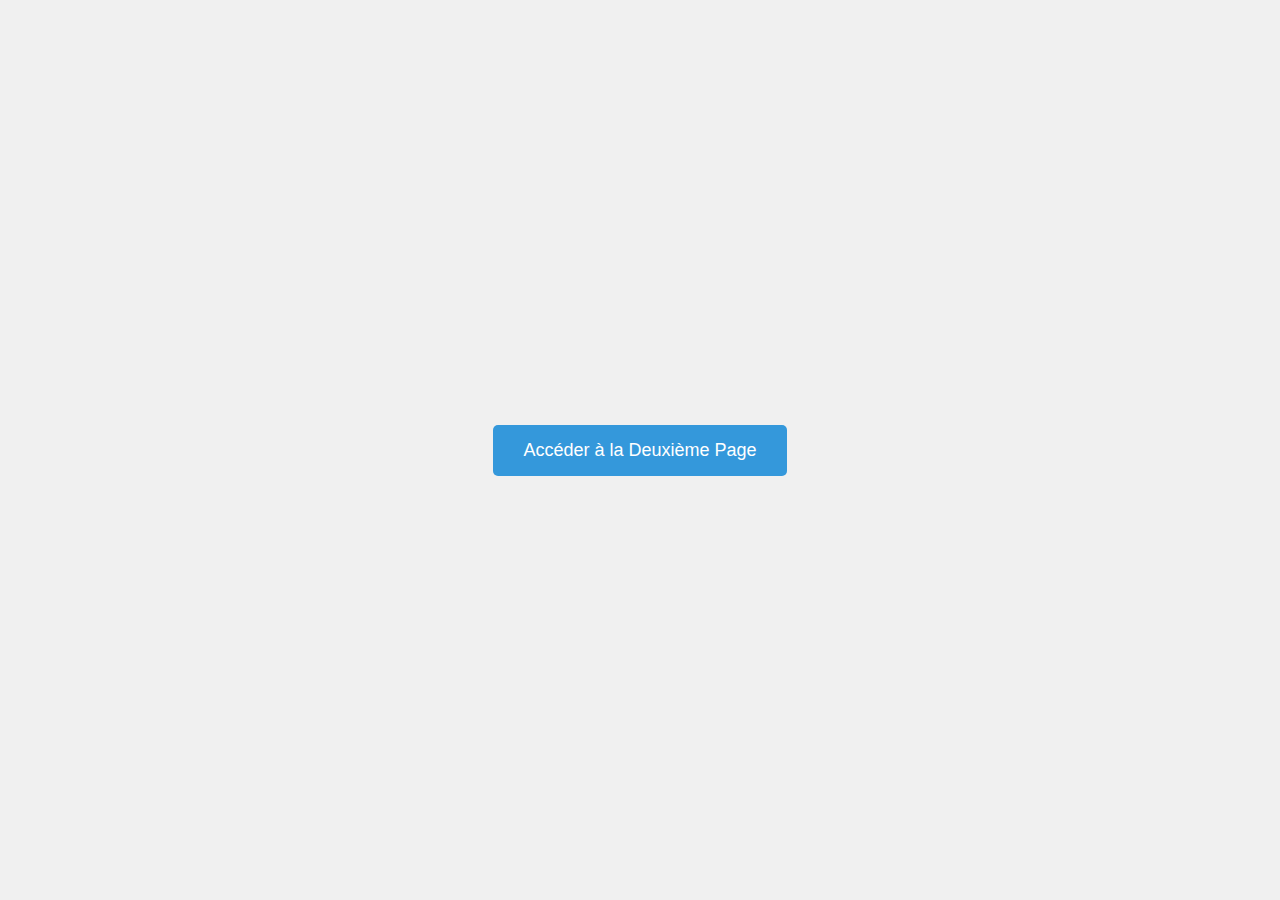
<file: index.html>
<!DOCTYPE html>
<html lang="en">
<head>
    <meta charset="UTF-8">
    <meta name="viewport" content="width=device-width, initial-scale=1.0">
    <title>Page d'Accueil</title>
    <link rel="stylesheet" href="CSS/styles.css">
</head>
<body>
<div class="container">
    <button id="goToSecondPage">Accéder à la Deuxième Page</button>
</div>
<script src="JS/main.js"></script>
</body>
</html>
</file>
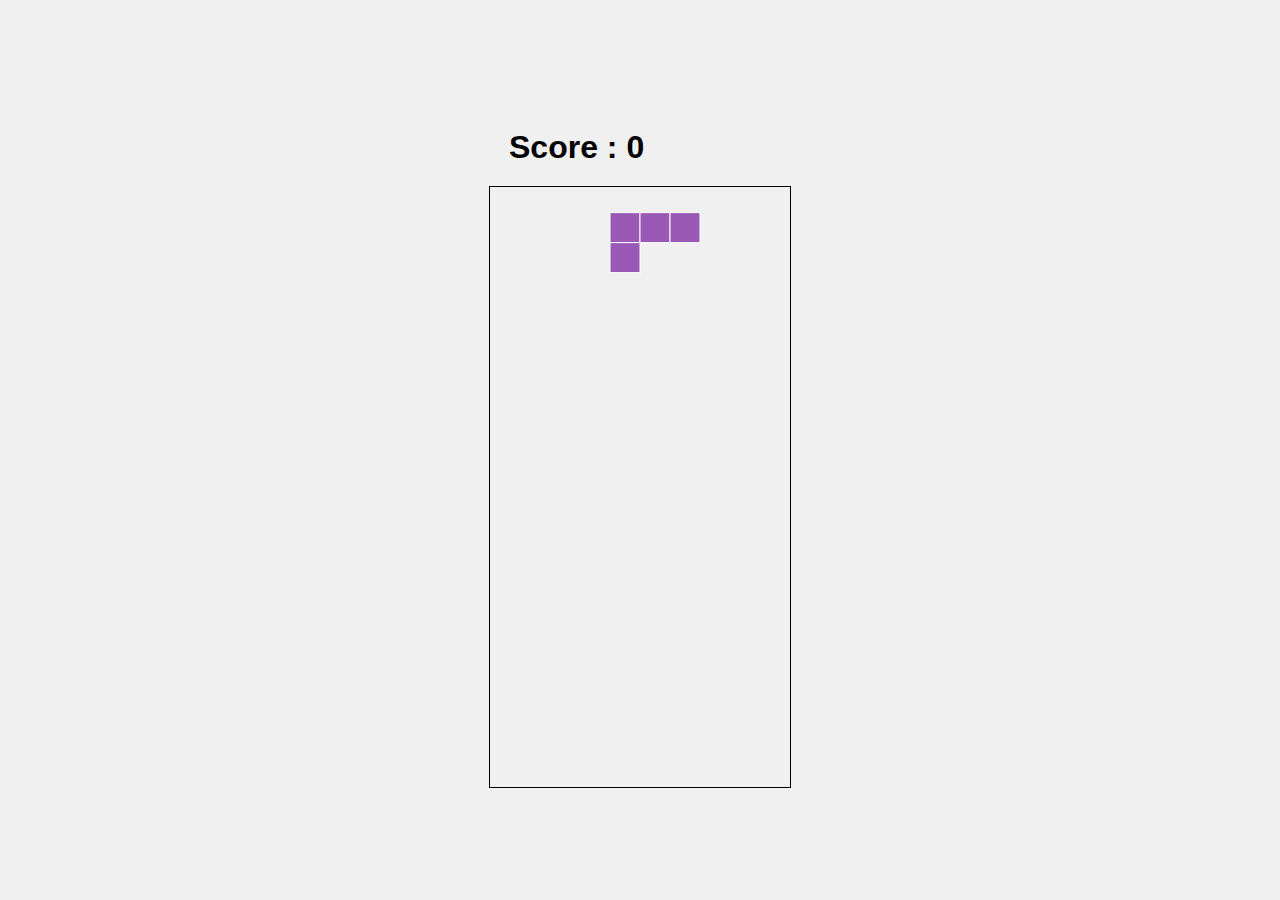
<file: second_page.html>
<!DOCTYPE html>
<html lang="en">
<head>
    <meta charset="UTF-8">
    <meta name="viewport" content="width=device-width, initial-scale=1.0">
    <title>Tetris</title>
    <link rel="stylesheet" href="tetris.css">
</head>
<body>
<div class=container>
    <h1 id="displayScore" class="score"></h1>
    <canvas id="tetrisCanvas" class="grid" width="300" height="600"></canvas>
    <script src="tetris.js"></script>
</div>
</body>
</html>
</file>
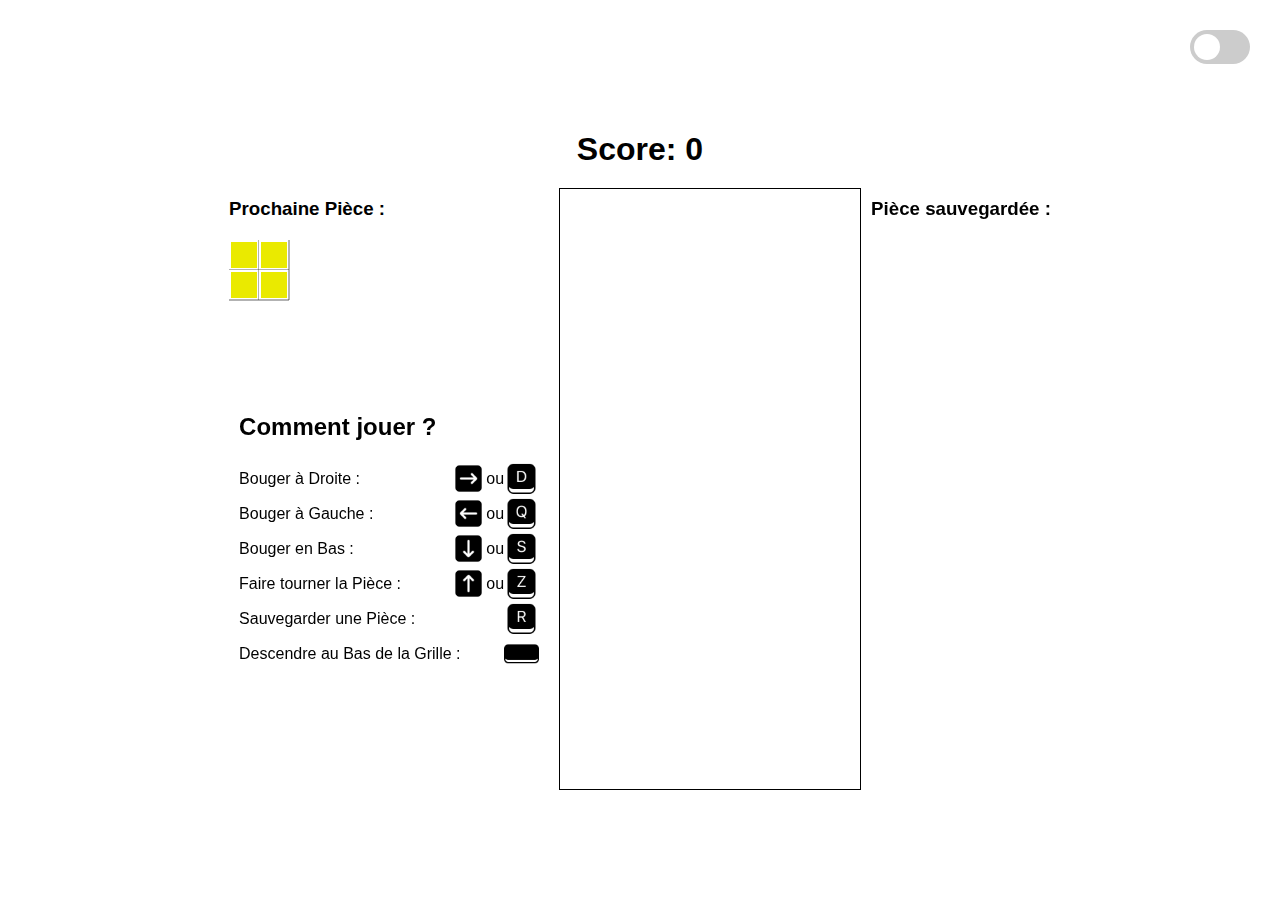
<file: pages/second_page.html>
<!DOCTYPE html>
<html lang="en">
<head>
    <meta charset="UTF-8">
    <meta name="viewport" content="width=device-width, initial-scale=1.0">
    <title>Tetris</title>
    <link rel="stylesheet" href="../CSS/tetris.css">
</head>
<body>

<label class="switch">
    <input type="checkbox" id="backgroundToggle">
    <span class="slider round"></span>
</label>

<div class="container-column" id="gameContainer">

    <h1 id="displayScore" class="score">Score: 0</h1>
    <div class="container-row">
        <div class="container-column">
            <div id="nextPieceContainer">
                <h3>Prochaine Pièce :</h3>
                <canvas id="nextPieceCanvas" width="120" height="120" class="grid"></canvas>
            </div>
            <div id="controls" class="commands container-column">
                <h2>Comment jouer ?</h2>
                <div class="container-row command">
                    <p>Bouger à Droite : </p>
                    <div class="container-row "><img id="rightKeyImage"
                                                     src="../images/Black/RightKey.png"
                                                     alt="Move Right">
                        <p>ou</p> <img id="DKeyImage" src="../images/Black/DKey.png" alt="Move Right">
                    </div>
                </div>

                <div class="container-row command">
                    <p>Bouger à Gauche : </p>
                    <div class="container-row"><img id="leftKeyImage"
                                                    src="../images/Black/LeftKey.png"
                                                    alt="Move Left">
                        <p>ou</p> <img id="QKeyImage" src="../images/Black/QKey.png" alt="Move Right">
                    </div>
                </div>

                <div class="container-row command">
                    <p>Bouger en Bas : </p>
                    <div class="container-row"><img id="downKeyImage"
                                                    src="../images/Black/DownKey.png"
                                                    alt="Move Down">
                        <p>ou</p> <img id="SKeyImage" src="../images/Black/SKey.png" alt="Move Right">
                    </div>
                </div>

                <div class="container-row command">

                    <p>Faire tourner la Pièce : </p>
                    <div class="container-row"><img id="upKeyImage"
                                                    src="../images/Black/UpKey.png"
                                                    alt="Rotate">
                        <p>ou</p> <img id="ZKeyImage" src="../images/Black/ZKey.png" alt="Move Right">
                    </div>
                </div>
                <div class="container-row command">

                    <p>Sauvegarder une Pièce : </p>
                    <div class="container-row"><img id="rKeyImage"
                                                    src="../images/Black/RKey.png"
                                                    alt="Save Piece"></div>
                </div>
                <div class="container-row command">

                    <p>Descendre au Bas de la Grille : </p>
                    <div class="container-row"><img id="spaceKeyImage"
                                                    src="../images/Black/SpaceKey.png"
                                                    alt="Move to Bottom">
                    </div>
                </div>
            </div>
        </div>
        <canvas id="tetrisCanvas" class="grid" width="300" height="600"></canvas>
        <br>

        <div id="savedPieceContainer">
            <h3>Pièce sauvegardée :</h3>
            <canvas id="savedPieceCanvas" width="120" height="120" class="grid"></canvas>
        </div>
    </div>
</div>

<script src="../JS/tetris.js"></script>
<script src="../JS/darkMode.js"></script>

</body>
</html>
</file>
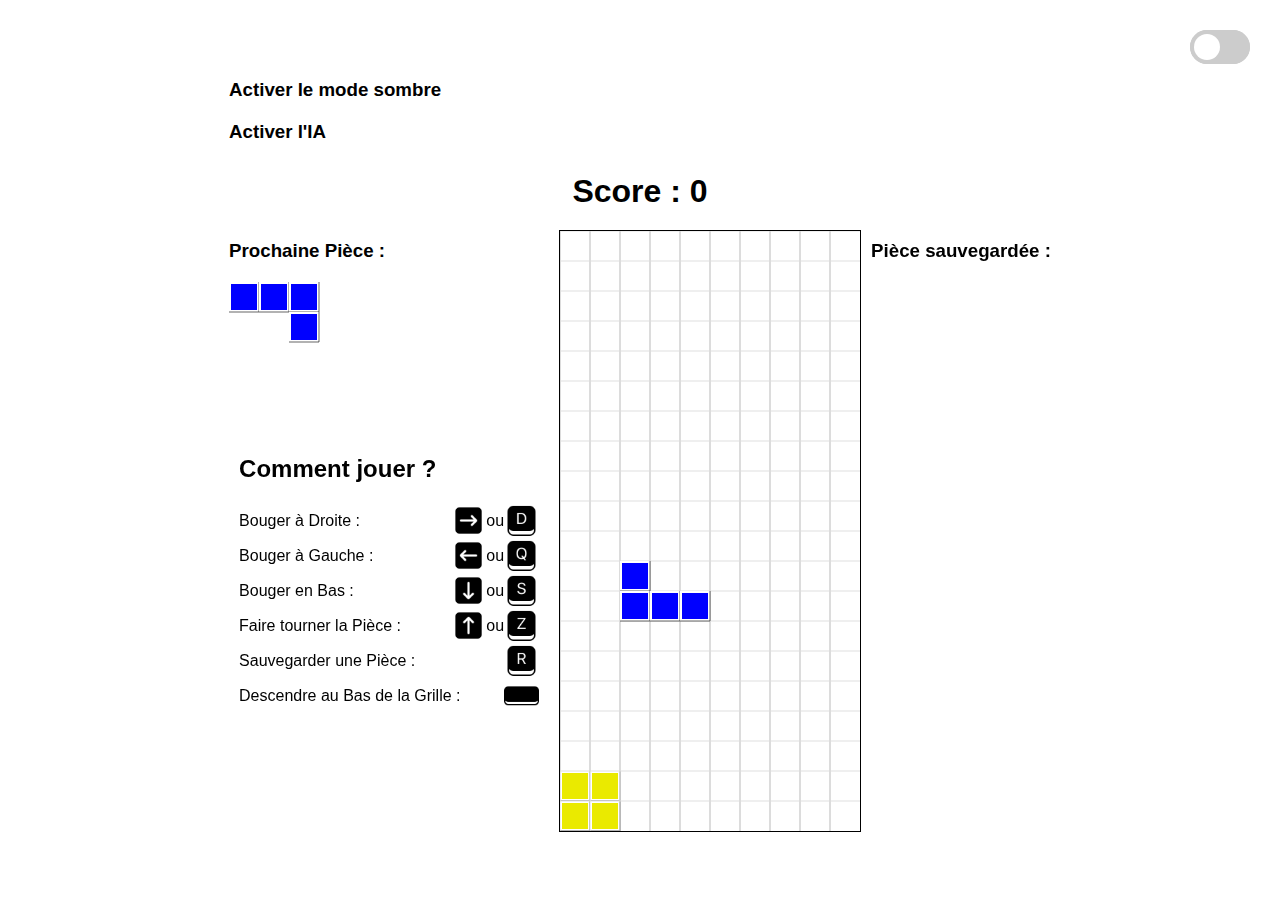
<file: pages/training_page.html>
<!DOCTYPE html>
<html lang="en">
<head>
    <meta charset="UTF-8">
    <meta name="viewport" content="width=device-width, initial-scale=1.0">
    <title>Tetris Trainer</title>
    <link rel="stylesheet" href="../CSS/tetris.css">
</head>
<body>

    
<div class="container-column" id="gameContainer">
    <div class="dark-column" id="darkModeTogglerContainer">
        <h3>Activer le mode sombre</h3>
        <label class="switch mt-3">
            <input type="checkbox" id="backgroundToggle">
            <span class="slider round"></span>
        </label>
    </div>
    
    <div class="ai-column" id="aiTogglerContainer">
        <h3>Activer l'IA</h3>
        <label class="switch mt-3">
            <input type="checkbox" id="aiToggle">
            <span class="slider round"></span>
        </label>
    </div>

    <h1 id="displayScore" class="score">Score: 0</h1>
    <div class="container-row">
        <div class="container-column">
            <div id="nextPieceContainer">
                <h3>Prochaine Pièce :</h3>
                <canvas id="nextPieceCanvas" width="120" height="120" class="grid"></canvas>
            </div>
            <div id="controls" class="commands container-column">
                <h2>Comment jouer ?</h2>
                <div class="container-row command">
                    <p>Bouger à Droite : </p>
                    <div class="container-row "><img id="rightKeyImage"
                                                     src="../images/Black/RightKey.png"
                                                     alt="Move Right">
                        <p>ou</p> <img id="DKeyImage" src="../images/Black/DKey.png" alt="Move Right">
                    </div>
                </div>

                <div class="container-row command">
                    <p>Bouger à Gauche : </p>
                    <div class="container-row"><img id="leftKeyImage"
                                                    src="../images/Black/LeftKey.png"
                                                    alt="Move Left">
                        <p>ou</p> <img id="QKeyImage" src="../images/Black/QKey.png" alt="Move Right">
                    </div>
                </div>

                <div class="container-row command">
                    <p>Bouger en Bas : </p>
                    <div class="container-row"><img id="downKeyImage"
                                                    src="../images/Black/DownKey.png"
                                                    alt="Move Down">
                        <p>ou</p> <img id="SKeyImage" src="../images/Black/SKey.png" alt="Move Right">
                    </div>
                </div>

                <div class="container-row command">

                    <p>Faire tourner la Pièce : </p>
                    <div class="container-row"><img id="upKeyImage"
                                                    src="../images/Black/UpKey.png"
                                                    alt="Rotate">
                        <p>ou</p> <img id="ZKeyImage" src="../images/Black/ZKey.png" alt="Move Right">
                    </div>
                </div>
                <div class="container-row command">

                    <p>Sauvegarder une Pièce : </p>
                    <div class="container-row"><img id="rKeyImage"
                                                    src="../images/Black/RKey.png"
                                                    alt="Save Piece"></div>
                </div>
                <div class="container-row command">

                    <p>Descendre au Bas de la Grille : </p>
                    <div class="container-row"><img id="spaceKeyImage"
                                                    src="../images/Black/SpaceKey.png"
                                                    alt="Move to Bottom">
                    </div>
                </div>
            </div>
        </div>
        <canvas id="tetrisCanvas" class="grid" width="300" height="600"></canvas>
        <br>

        <div id="savedPieceContainer">
            <h3>Pièce sauvegardée :</h3>
            <canvas id="savedPieceCanvas" width="120" height="120" class="grid"></canvas>
        </div>
    </div>
</div>

<script src="../JS/tetrisTraining.js"></script>
<script src="../JS/darkMode.js"></script>

</body>
</html>
</file>
<file: CSS/styles.css>
html {
    font-family: "Mona-Sans-ExtraBoldWide", sans-serif;
}

body {
    margin: 0;
    padding: 0;
    display: flex;
    align-items: center;
    justify-content: center;
    height: 100vh;
    background-color: #f0f0f0;
}

.container {
    text-align: center;
}

button {
    padding: 15px 30px;
    font-size: 18px;
    cursor: pointer;
    background-color: #3498db;
    color: #ffffff;
    border: none;
    border-radius: 5px;
    transition: background-color 0.3s ease;
}

button:hover {
    background-color: #2980b9;
}
</file>
<file: tetris.css>
html {
    font-family: "Century Gothic", sans-serif;
}

body {
    margin: 0;
    padding: 0;
    display: flex;
    align-items: center;
    justify-content: center;
    height: 100vh;
    background-color: #f0f0f0;
}

canvas {
    border: 1px solid #000;
}

.grid {
    margin : auto;
}



.score {
    margin: 10px;
    padding:10px;
}
</file>
<file: CSS/tetris.css>
html {
    font-family: "Mona-Sans-ExtraBoldWide", sans-serif;
}

body {
    margin: 0;
    padding: 0;
    display: flex;
    align-items: center;
    justify-content: center;
    height: 100vh;
    background-color: white;
}

p {
    margin: 0;
    padding: 0;
    display: table-cell;
    vertical-align: middle;
}

#tetrisCanvas {
    border: 1px solid #000;
}

#nextPieceCanvas {
    margin: 10px;
}

#savedPieceCanvas {
    margin: 10px;
}


.container-column {
    display: flex;
    flex-direction: column;

}

.container-row {
    display: flex;
    flex-direction: row;
}

.commands {
    margin: 20px;
    text-align: left;
    width: 300px;
}

.command {
    justify-content: space-between;
}

.grid {
    margin: auto;
}


.score {
    margin: 10px;
    padding: 10px;
    text-align: center;
}

h3 {
    margin: 10px
}

p {
    align-self: center;
    margin: 0;
}

img {
    width: 35px;
    height: 35px;
}


.switch {
    position: absolute;
    display: inline-block;
    width: 60px;
    height: 34px;
    top: 0;
    right: 0;
    margin: 30px;
}

.switch input {
    opacity: 0;
    width: 0;
    height: 0;
}

.slider {
    position: absolute;
    cursor: pointer;
    top: 0;
    left: 0;
    right: 0;
    bottom: 0;
    background-color: #ccc;
    -webkit-transition: .4s;
    transition: .4s;
}

.slider:before {
    position: absolute;
    content: "";
    height: 26px;
    width: 26px;
    left: 4px;
    bottom: 4px;
    background-color: white;
    -webkit-transition: .4s;
    transition: .4s;
}

input:checked + .slider {
    background-color: rgba(108, 108, 108, 0.56);
}

input:focus + .slider {
    box-shadow: 0 0 1px #9a9a9a;
}

input:checked + .slider:before {
    -webkit-transform: translateX(26px);
    -ms-transform: translateX(26px);
    transform: translateX(26px);
}

.slider.round {
    border-radius: 34px;
}

.slider.round:before {
    border-radius: 50%;
}
</file>
